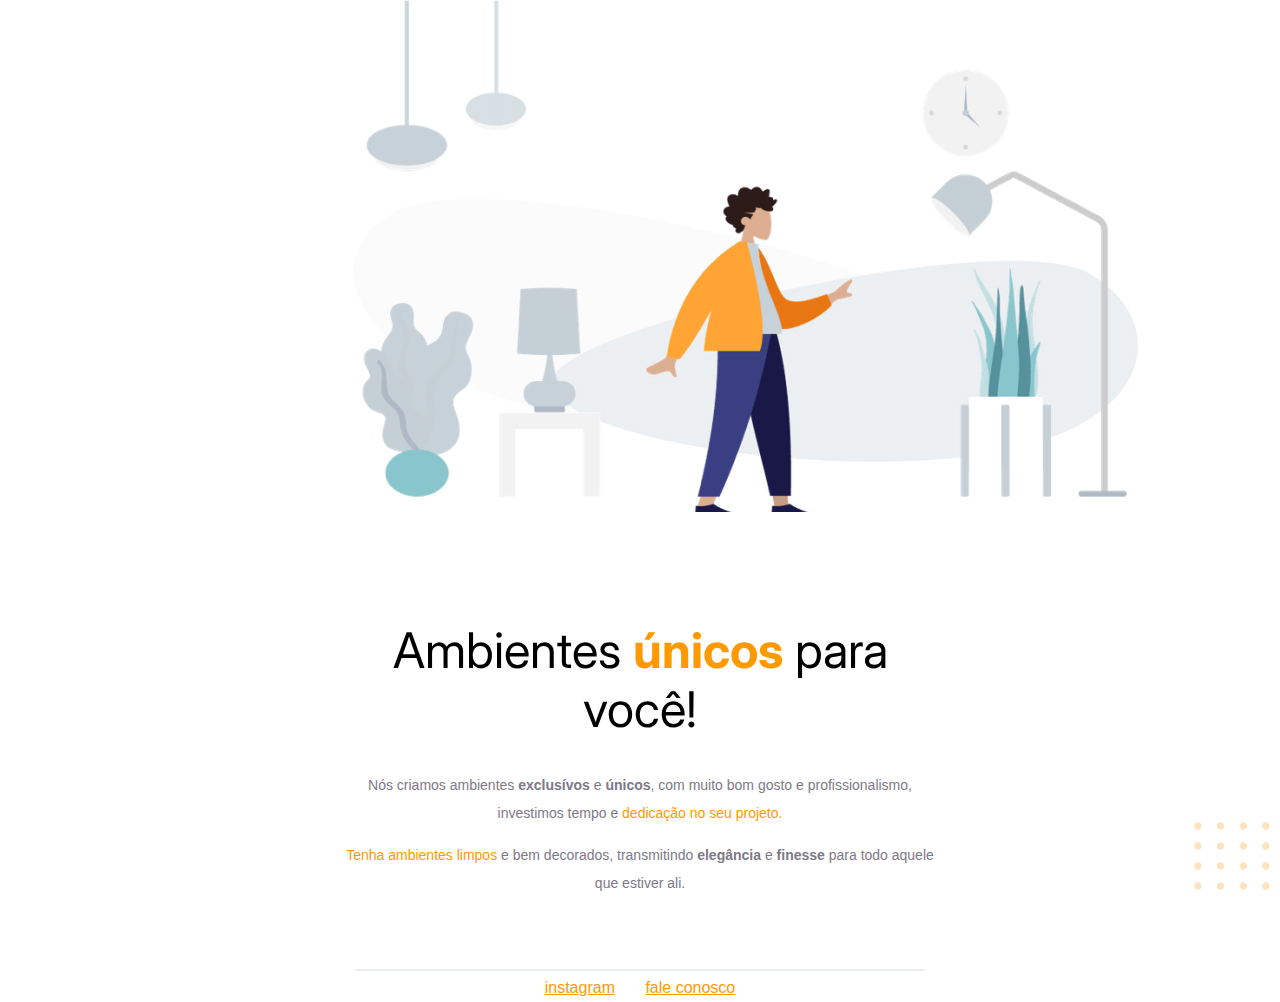
<file: projecto01.index.html>
<!DOCTYPE html>
<html lang="en">
<head>
    <meta charset="UTF-8">
    <meta name="viewport" content="width=device-width, initial-scale=1.0">
    <title>Document</title>

<link rel="preconnect" href="https://fonts.googleapis.com">
<link rel="preconnect" href="https://fonts.gstatic.com" crossorigin>
<link href="https://fonts.googleapis.com/css2?family=Inter:wght@100..900&display=swap" rel="stylesheet">
<link rel="stylesheet" href="style.css">
</head>
<body>
 
 <div id="hero">
  <img src="imagens/user.jpg" alt="">

  <h1>Ambientes <span>únicos</span> para você!</h1>

  <p>Nós criamos ambientes <strong>exclusívos </strong>e <strong>únicos</strong>, com muito bom gosto e profissionalismo, investimos tempo e <span>dedicação no seu projeto.</span> 
</p>

<p> <span>Tenha ambientes limpos</span> e bem decorados, transmitindo <strong>elegância</strong>  e <strong>finesse</strong>  para todo aquele que estiver ali.</p>

 </div>

 <div id="footer">

  <div id="line"></div>
<a href="http://instagram.com">instagram</a>
<a href="mailto:otalarmando@gmail.com">fale conosco</a>

 </div>
 <img id="balls" src="imagens/balls.svg" alt="imagens-para-texto"> 

</body>
</html>
</file>
<file: style.css>
body{ 
    font-family: "Open Sans",sans-serif;
    text-align: center;
    margin: 0;
}
#hero{
 width: 592px;
 margin: 0 auto 72px;
}
#hero img{
margin-bottom: 72px; 
}
h1{
    font-family: "Inter",sans-serif;
    font-weight: normal;
    font-size: 49px;
    margin-bottom: 32px;
}
h1 span {
  font-weight: bold;  
}
p {
 color: #7D7987;
 font-size: 14px;
 line-height: 28px;
}
#footer a+a {
    margin-left: 26px;
}
#footer {
    margin-bottom: 5px;
}
span{
    color: #FF9900;
}
 a{
    color: #FF9900;
}
#line{
    width: 568px;
    height: 0;
    border: 1px solid #ECEFF2;   
    margin: 0 auto 8px auto;
 }
 #balls{
   position: fixed;
   bottom: 0px;
   right: 0px;
 }
</file>
